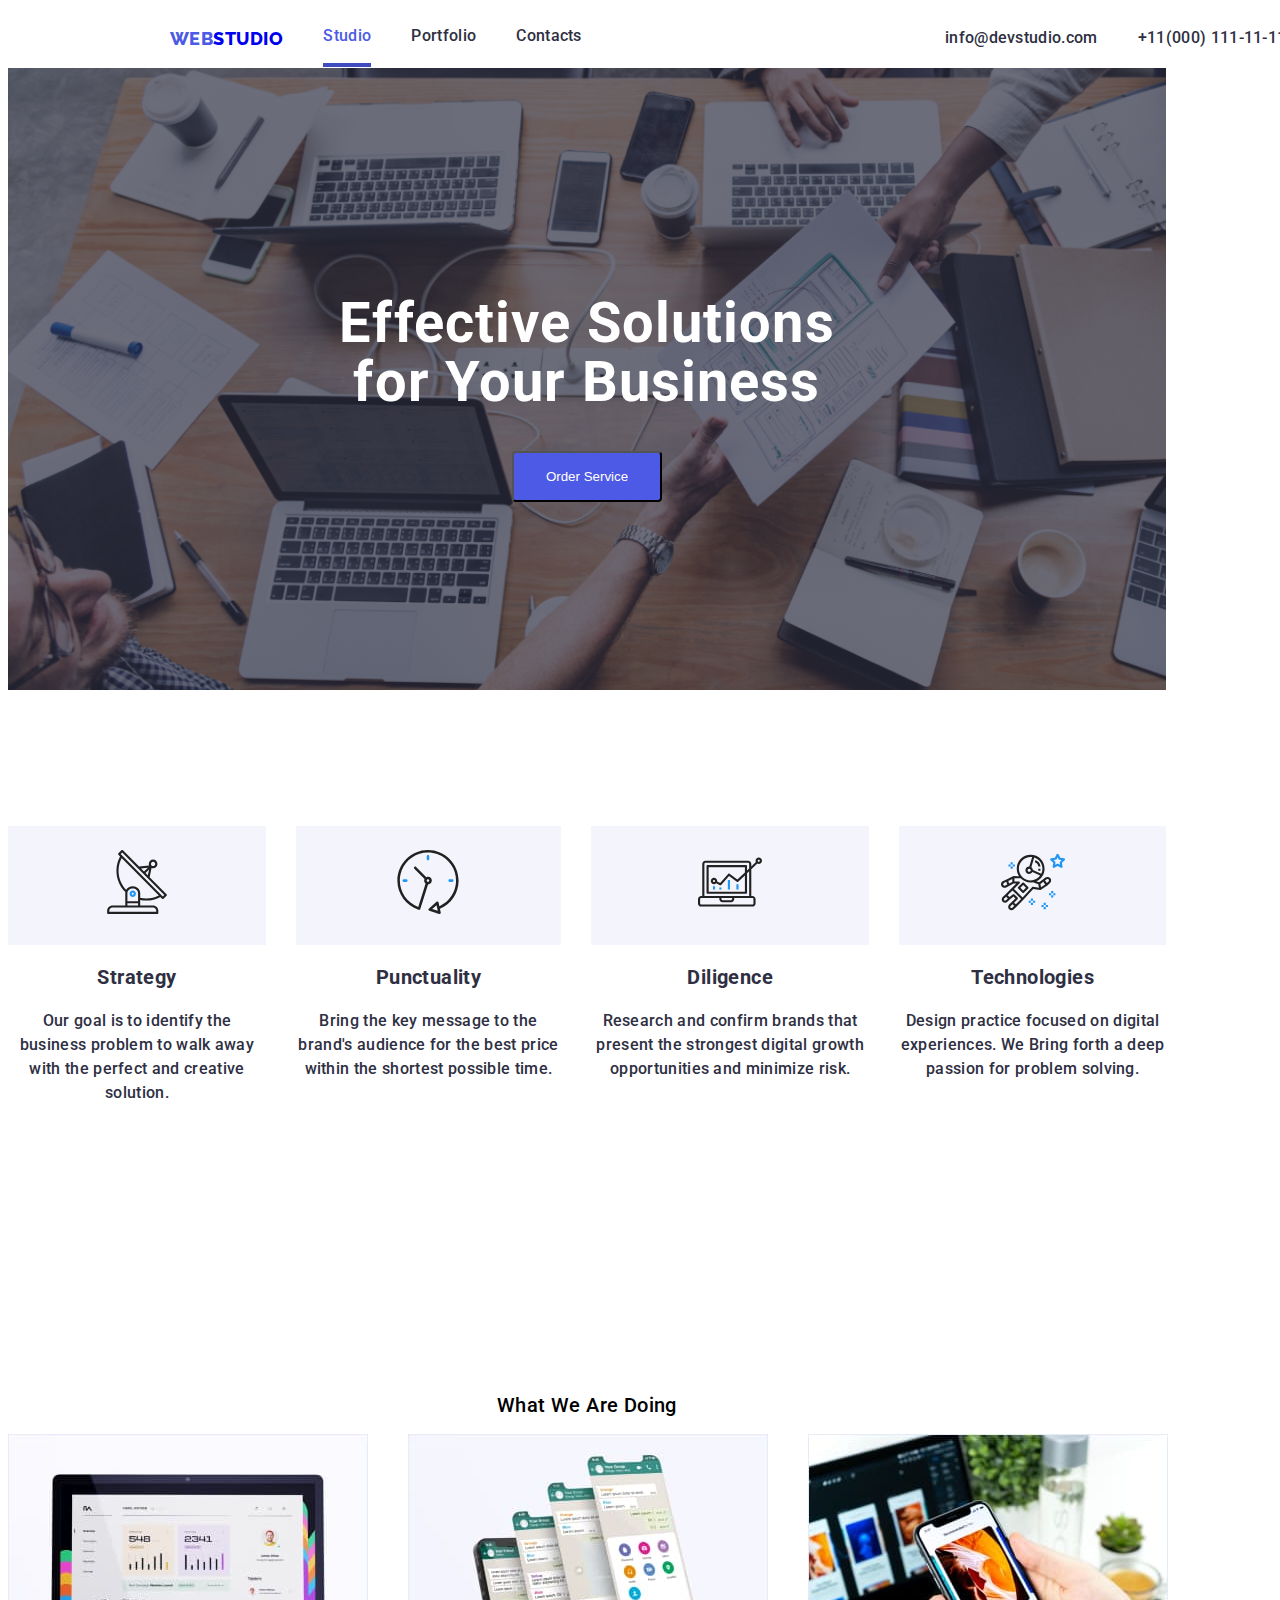
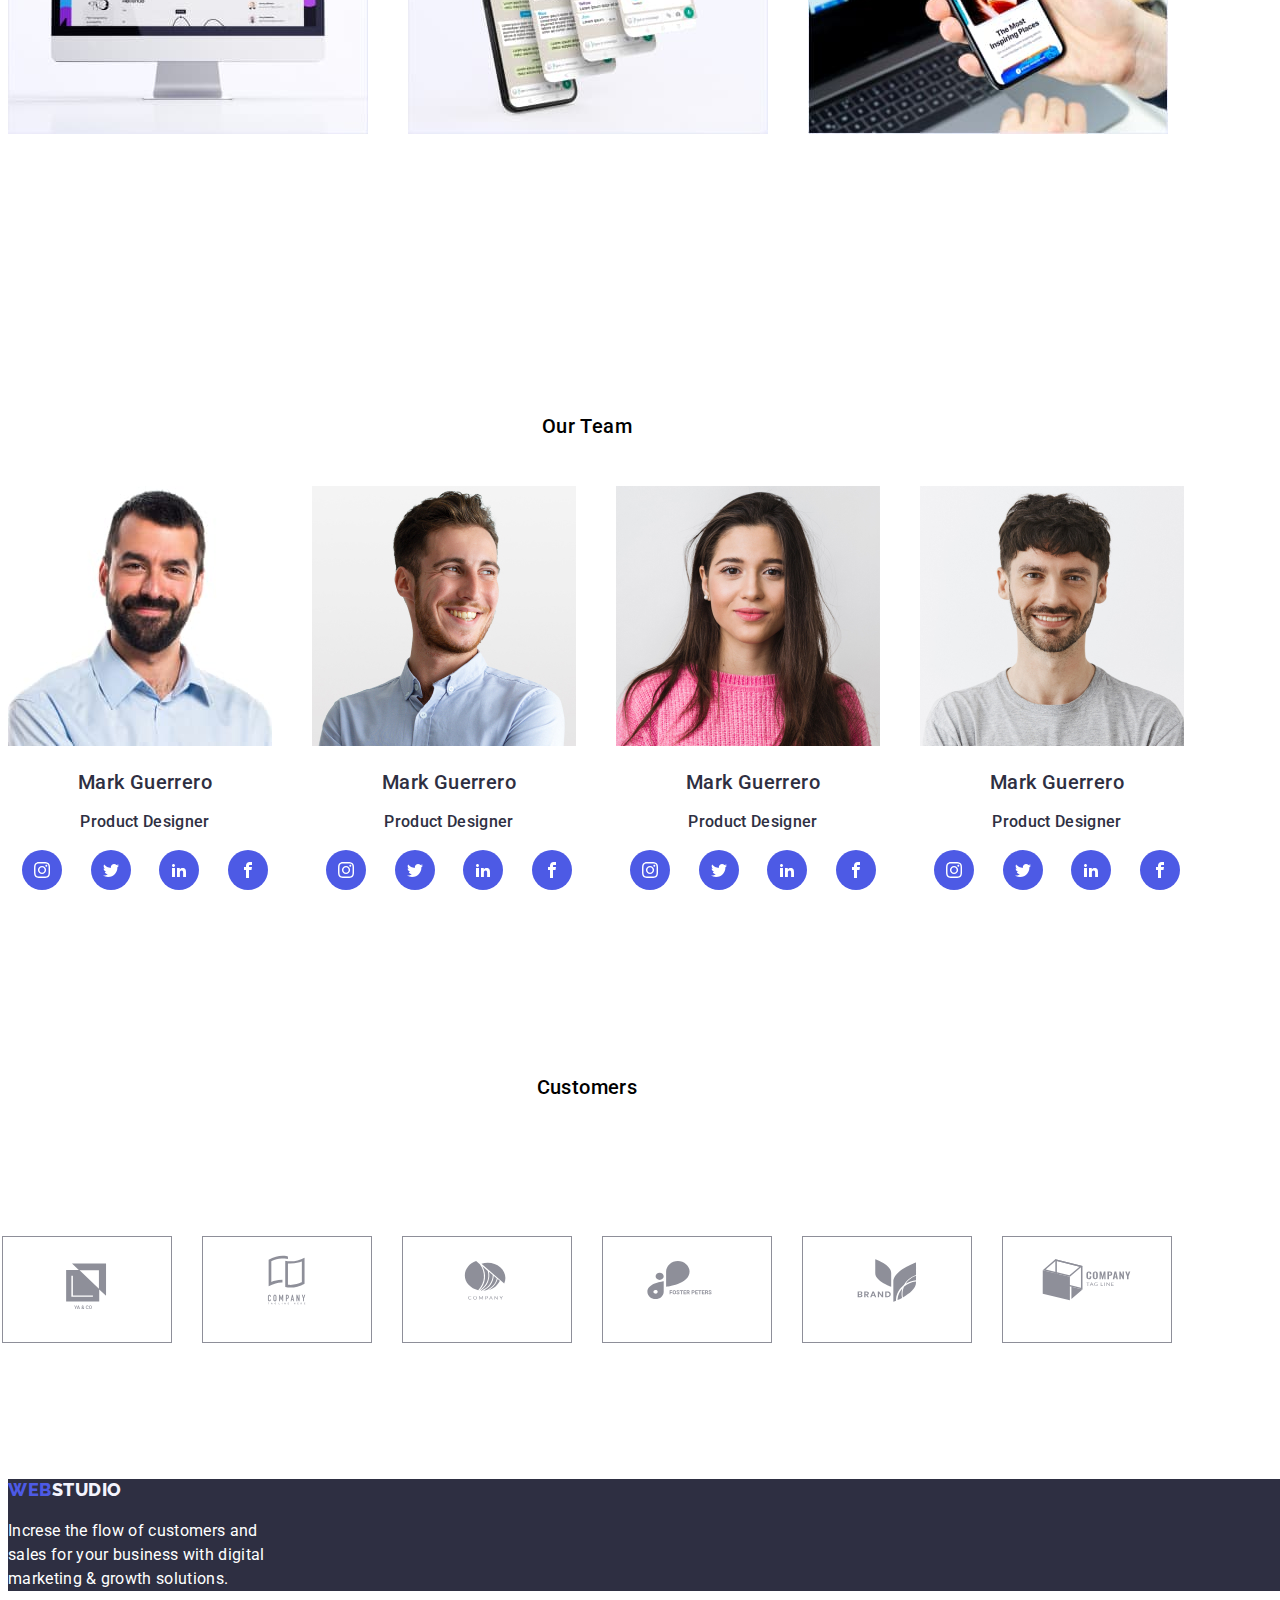
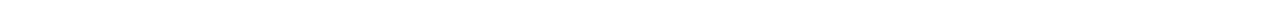
<file: index.html>
<!DOCTYPE html>
<html lang="en">
<head>
    <meta charset="UTF-8">
    <meta name="viewport" content="Homework 5">
    <title>Homework 5</title>
    <link rel="preconnect" href="https://fonts.googleapis.com">
    <link rel="preconnect" href="https://fonts.gstatic.com" crossorigin>
    <link href="https://fonts.googleapis.com/css2?family=Roboto:wght@400;500;700;900&display=swap" rel="stylesheet"> 
    <link rel="preconnect" href="https://fonts.googleapis.com">
    <link rel="preconnect" href="https://fonts.gstatic.com" crossorigin>
<link href="https://fonts.googleapis.com/css2?family=Raleway:wght@800&family=Roboto:wght@400;500;700;900&display=swap" rel="stylesheet">

<link rel="stylesheet" href="css/styles.css"/>
</head>
<body>
    <header class="main-header container"> 
    <div class="disflex">
    
        <!--LOGO-->
        <a href="#" class="logo"><span>WEB</span>STUDIO</a>
   
    <nav>
        <ul class="list">
            <li style="color: #4D5AE5;"> <a href="index.html"  class="nav-link active">Studio</a></li>
            <li> <a href="portfolio.html" class="nav-link">Portfolio</a></li>
            <li> <a href="" class="nav-link">Contacts</a></li>
        </ul>
    </nav>
</div> 
        <ul class="s-list">
            <li> <a href="" class="nav-link">info@devstudio.com</a></li>
            <li> <a href="" class="nav-link">+11(000) 111-11-11</a></li>
        </ul>   
    </header>
    <section class="hero">
    <h1 class="hero-name"> Effective Solutions <br> 
        for Your Business </h1>
    <button type="button" class="order-btn" data-modal-open>Order Service</button>
    <div class="backdrop is-hidden" data-modal>
        <div class="modal">
            <button type="button" class="modal-close-btn" data-modal-close>&times;</button>
            <!-- <svg width="18" height="18">
                <use href="./images/icons.svg#close"> </use> 
            </svg> -->
        </div>
    </div>
    </section>
    <section class="about section"> 
             <ul class="list">
           
                <li>
                     <div class="top-icon">
<svg  width="64" height="64">
    <use href="./images/icons.svg#antenna-1"></use>
</svg>
                </div>
                    <h3>Strategy </h3>
                    <p>Our goal is to identify the business problem to walk away with the perfect and creative solution.</p>
                </li>
                <li>
                    <div class="top-icon">
                        <svg  width="64" height="64">
                            <use href="./images/icons.svg#clock-1"></use>
                        </svg>
                                        </div>
                    <h3>Punctuality</h3>
                    <p> Bring the key message to the brand's audience for the best price within the shortest possible time.</p>
                </li>
                
                <li>
                    <div class="top-icon">
                        <svg  width="64" height="64">
                            <use href="./images/icons.svg#diagram-1"></use>
                        </svg>
                                        </div>
                    <h3>Diligence </h3>
                    <p>Research and confirm brands that present  the strongest  digital growth  opportunities  and minimize risk.</p>
                </li>
                <li>
                    <div class="top-icon">
                        <svg  width="64" height="64">
                            <use href="./images/icons.svg#astronaut-1"></use>
                        </svg>
                                        </div>
                    <h3>Technologies</h3>
                    <p>Design practice  focused on digital experiences. We Bring  forth  a deep passion  for problem solving.</p>
                </li>
              
               </section>
    
             </ul>
<section class="what section"> 
<h2>What we are doing</h2>
<ul class="list">
    <li><img src="images/pc.jpg" alt="personnal computer"/> </li>
    <li><img src="images/img.jpg" alt="reflection of four cp screen"/> </li>
    <li><img src="images/cp.jpg" alt="cellular phone"/> </li>
</ul>
</section>         
<section class="our section">               
<h2>Our Team</h2>
<ul class="list">
    <li>
        <div class="team-caption">
        <img src="images/team-card.jpg" alt="photo of mark guerrero"/> <br>
        <h2>   Mark Guerrero </h2> 
        <p class="description"> Product Designer</p>
   <div class="team-socials">
    <a class="team-soci"> <svg width="16" height="16" > <use xlink:href="./images/icons.svg#instagram-2"> </use>
    </svg> </a>
    <a class="team-soci" > <svg width="16" height="16" > <use xlink:href="./images/icons.svg#twitter"> </use>
    </svg> </a>
    <a class="team-soci"> <svg width="16" height="16" > <use xlink:href="./images/icons.svg#linkedin2"> </use>
    </svg> </a>
    <a class="team-soci"> <svg width="16" height="16" > <use xlink:href="./images/icons.svg#facebook"> </use>
    </svg> </a>
 </div> 
</div>
</li>

    <li>
        <div class="team-caption"><img src="images/team-card-2.jpg" alt="photo of tom ford"/>
        <h2>   Mark Guerrero </h2> 
        <p class="description"> Product Designer</p>
   <div class="team-socials">
    <a class="team-soci"> <svg width="16" height="16" > <use xlink:href="./images/icons.svg#instagram-2"> </use>
    </svg> </a>
    <a class="team-soci" > <svg width="16" height="16" > <use xlink:href="./images/icons.svg#twitter"> </use>
    </svg> </a>
    <a class="team-soci"> <svg width="16" height="16" > <use xlink:href="./images/icons.svg#linkedin2"> </use>
    </svg> </a>
    <a class="team-soci"> <svg width="16" height="16" > <use xlink:href="./images/icons.svg#facebook"> </use>
    </svg> </a>
 </div> 
</div> </li>
    <li>
        <div class="team-caption"><img src="images/team-card-3.jpg" alt="photo of camila garcia"/> 
        <h2>   Mark Guerrero </h2> 
        <p class="description"> Product Designer</p>
   <div class="team-socials">
    <a class="team-soci"> <svg width="16" height="16" > <use xlink:href="./images/icons.svg#instagram-2"> </use>
    </svg> </a>
    <a class="team-soci" > <svg width="16" height="16" > <use xlink:href="./images/icons.svg#twitter"> </use>
    </svg> </a>
    <a class="team-soci"> <svg width="16" height="16" > <use xlink:href="./images/icons.svg#linkedin2"> </use>
    </svg> </a>
    <a class="team-soci"> <svg width="16" height="16" > <use xlink:href="./images/icons.svg#facebook"> </use>
    </svg> </a>
 </div> 
</div></li>
    <li>
        <div class="team-caption"><img src="images/team-card-4.jpg" alt="photo of daniel wilson"/> 
        <h2>   Mark Guerrero </h2> 
        <p class="description"> Product Designer</p>
   <div class="team-socials">
    <a class="team-soci"> <svg width="16" height="16" > <use xlink:href="./images/icons.svg#instagram-2"> </use>
    </svg> </a>
    <a class="team-soci" > <svg width="16" height="16" > <use xlink:href="./images/icons.svg#twitter"> </use>
    </svg> </a>
    <a class="team-soci"> <svg width="16" height="16" > <use xlink:href="./images/icons.svg#linkedin2"> </use>
    </svg> </a>
    <a class="team-soci"> <svg width="16" height="16" > <use xlink:href="./images/icons.svg#facebook"> </use>
    </svg> </a>
 </div> 
</div></li>
</ul>
</section>
</ul>
<section class="customers">
    <h2 class="section-title"> Customers</h2> 
    <ul class="list">
        <li class="b-icon">
<a href="3">
    <svg width="104" height="66">
        <use href="./images/icons.svg#Logo-6"></use>
    </svg>
</a>
        </li>
        <li class="b-icon">
            <a href="#">
                <svg width="104" height="56">
                    <use href="./images/icons.svg#Logo-4"></use>
                </svg>
            </a>
                    </li>
                    <li class="b-icon">
                        <a href="">
                            <svg width="104" height="56">
                                <use href="./images/icons.svg#Logo-5"></use>
                            </svg>
                        </a>
                                </li>
                                <li class="b-icon">
                                    <a href="">
                                        <svg width="104" height="56">
                                            <use href="./images/icons.svg#Logo-2"></use>
                                        </svg>
                                    </a>
                                            </li>
                                            <li class="b-icon">
                                                <a href="">
                                                    <svg width="104" height="56">
                                                        <use href="./images/icons.svg#Logo"></use>
                                                    </svg>
                                                </a>
                                                        </li>
                                                        <li class="b-icon">
                                                            <a href="">
                                                                <svg width="104" height="56">
                                                                    <use href="./images/icons.svg#Logo-1"></use>
                                                                </svg>
                                                            </a>
                                                                    </li>
    </ul>
</section>
<footer class="bg-dark">
    <a href="#" class="logo"><span>WEB</span>STUDIO</a>
    <p> Increse the flow of customers and <br>  sales  for your business with digital <br> marketing  & growth solutions.</p>
</footer>
<script type="text/javascript" src="./js/modal.js"></script>
    </body>
    </html>
</file>
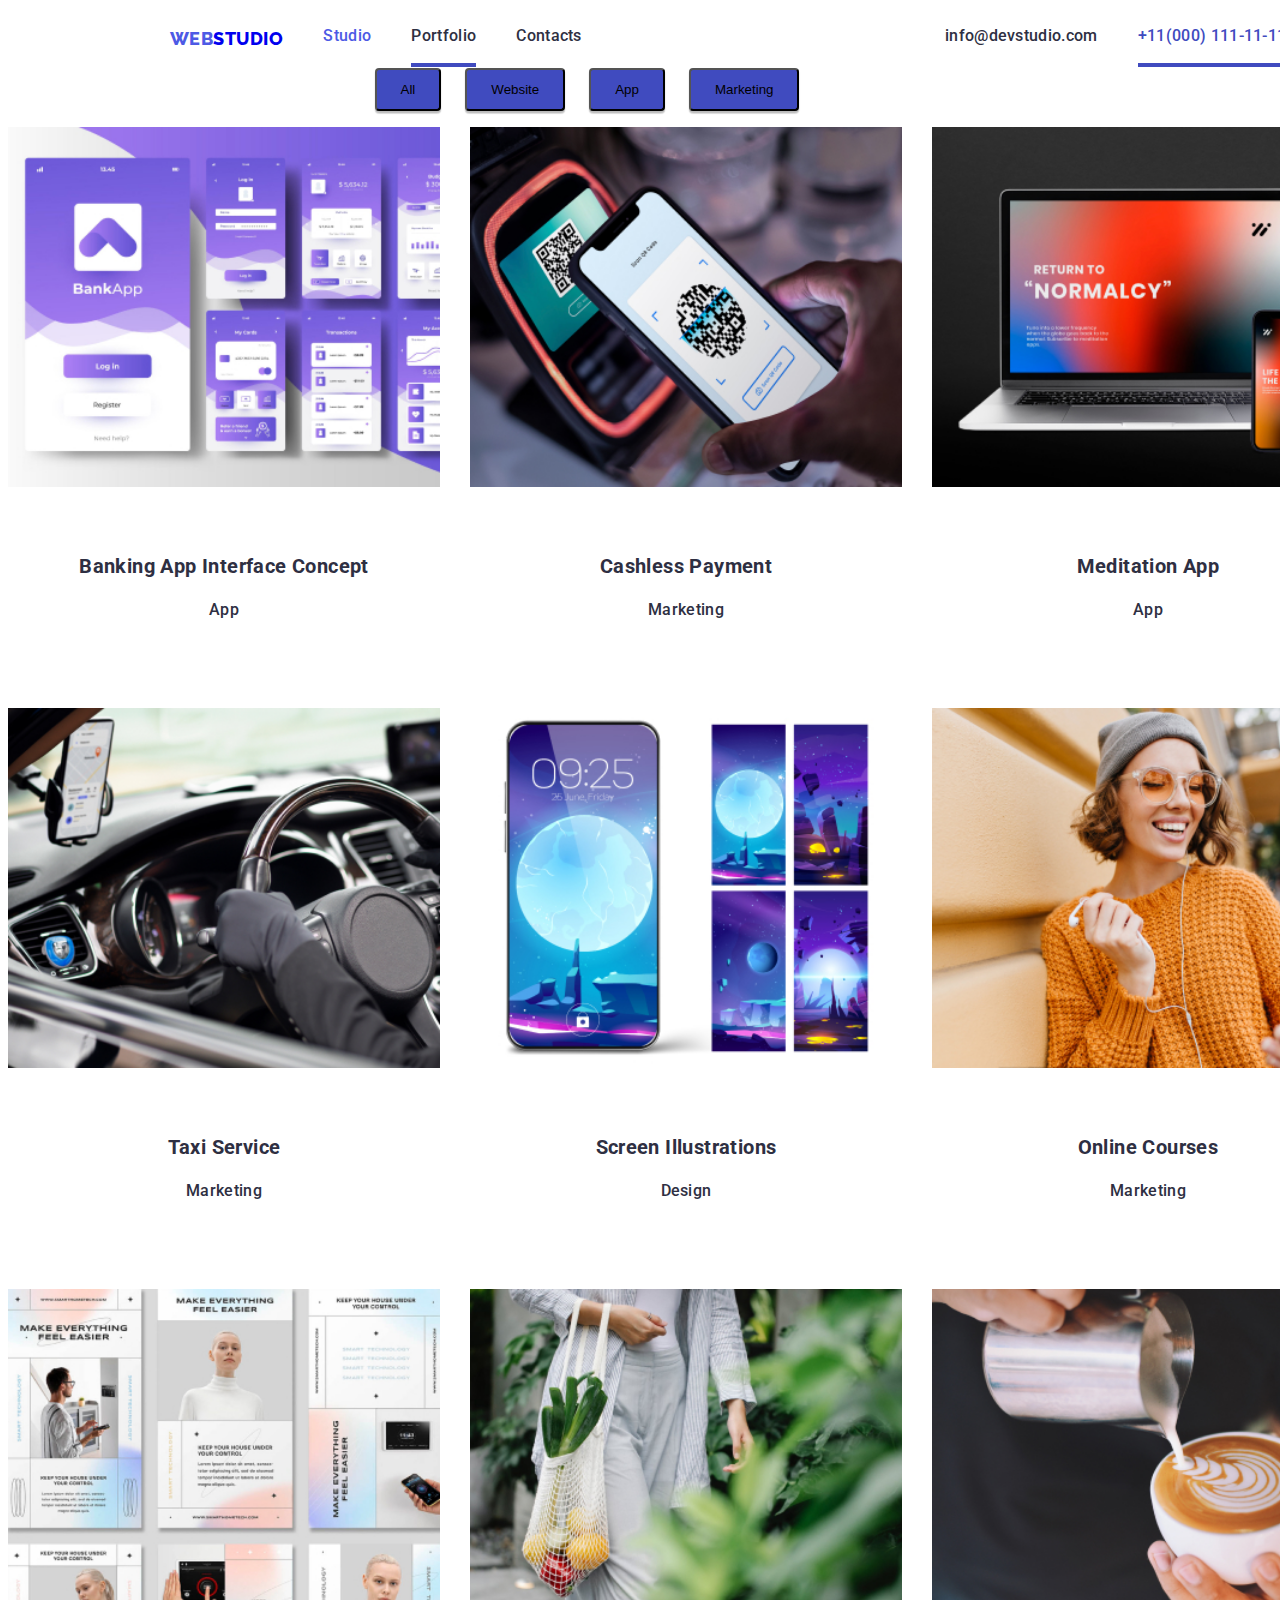
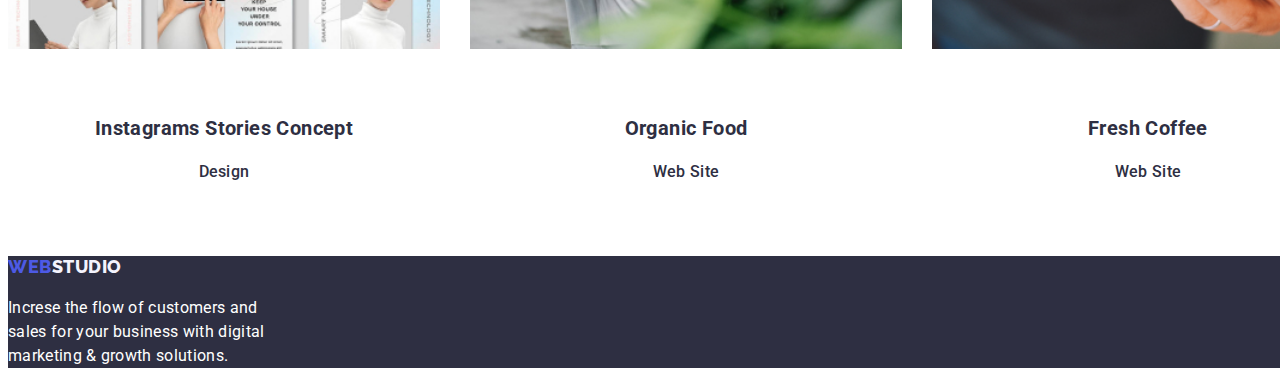
<file: portfolio.html>
<!DOCTYPE html>
<html lang="en">
<head>
    <meta charset="UTF-8">
    <meta name="viewport" content="Barbershop">
    <title>Barbershop</title>
    <link rel="preconnect" href="https://fonts.googleapis.com">
    <link rel="preconnect" href="https://fonts.gstatic.com" crossorigin>
    <link href="https://fonts.googleapis.com/css2?family=Roboto:wght@400;500;700;900&display=swap" rel="stylesheet"> 
    <link rel="preconnect" href="https://fonts.googleapis.com">
    <link rel="preconnect" href="https://fonts.gstatic.com" crossorigin>
<link href="https://fonts.googleapis.com/css2?family=Raleway:wght@800&family=Roboto:wght@400;500;700;900&display=swap" rel="stylesheet">

<link rel="stylesheet" href="css/styles.css"/>
</head>
<body>
    <header class="main-header container"> 
    <div class="disflex">
        <!--LOGO-->
        <a href="#" class="logo"><span>WEB</span>STUDIO</a>
   
    <nav>
        <ul class="list">
            <li style="color: #4D5AE5;"> <a href="index.html" class="nav-link">Studio</a></li>
            <li> <a href="portfolio.html" class="nav-link active">Portfolio</a></li>
            <li> <a href="" class="nav-link">Contacts</a></li>
        </ul>
    </nav>
</div> 
        <ul class="s-list">
            <li> <a href="" class="nav-link">info@devstudio.com</a></li>
            <li> <a href="" class="nav-link active">+11(000) 111-11-11</a></li>
        </ul>   
    </header>

<main>
    <section class="projects">
<div class="button-top">
    <button class="port-btn">All</button>
    <button class="port-btn">Website</button>
    <button class="port-btn">App</button>
    <button class="port-btn">Marketing</button>
</div>
<div class="container">
    <ul class="list">
        <li class="picture">
            <div class="picture-pic">
            <img src="./images/image.jpg" alt="banking app">
            <div class="picture-pic-caption">
            <p>
                Lorem ipsum dolor sit amet, consectetur adipisicing elit. Facilis architecto quo et rerum doloremque perferendis sit, iste nostrum dolorum quisquam reiciendis unde nesciunt aperiam ad eos. Fugit sequi aliquid nemo.
            </p>
            </div>
            </div>
            <div class="project-cap">
                <h3>Banking App Interface Concept</h3>
                <p>App</p>
            </div>
        </li>
        <li class="picture">
            <div class="picture-pic">
                <img src="./images/img (1).jpg" alt="qr">
                <div class="picture-pic-caption">
                    <p>
                        Lorem ipsum dolor sit amet, consectetur adipisicing elit. Facilis architecto quo et rerum doloremque perferendis sit, iste nostrum dolorum quisquam reiciendis unde nesciunt aperiam ad eos. Fugit sequi aliquid nemo.
                    </p>
                </div>
            </div>
            <div class="project-cap">
                <h3>Cashless Payment</h3>
                <p>Marketing</p>
            </div>
        </li>
        <li class="picture">
            <div class="picture-pic">
                <img src="./images/img (2).jpg" alt="return to normalcy">
                <div class="picture-pic-caption">
                    <p>
                        Lorem ipsum dolor sit amet, consectetur adipisicing elit. Facilis architecto quo et rerum doloremque perferendis sit, iste nostrum dolorum quisquam reiciendis unde nesciunt aperiam ad eos. Fugit sequi aliquid nemo.
                    </p>
                </div>
            </div>
            <div class="project-cap">
                <h3>Meditation App</h3>
                <p>App</p>
            </div>
        </li>
        <li class="picture">
            <div class="picture-pic">
                <img src="./images/img(3).jpg" alt="banking app">
                <div class="picture-pic-caption">
                    <p>
                        Lorem ipsum dolor sit amet, consectetur adipisicing elit. Facilis architecto quo et rerum doloremque perferendis sit, iste nostrum dolorum quisquam reiciendis unde nesciunt aperiam ad eos. Fugit sequi aliquid nemo.
                    </p>
                </div>
            </div>
            <div class="project-cap">
                <h3>Taxi Service</h3>
                <p>Marketing</p>
            </div>
        </li>
        <li class="picture">
            <div class="picture-pic">
            <img src="./images/img (4).jpg" alt="qr">
            <div class="picture-pic-caption">
                <p>
                    Lorem ipsum dolor sit amet, consectetur adipisicing elit. Facilis architecto quo et rerum doloremque perferendis sit, iste nostrum dolorum quisquam reiciendis unde nesciunt aperiam ad eos. Fugit sequi aliquid nemo.
                </p>
            </div>
        </div>
            <div class="project-cap">
                <h3>Screen Illustrations</h3>
                <p>Design</p>
            </div>
        </li>
        <li class="picture">
            <div class="picture-pic">
                <img src="./images/img (5).jpg" alt="return to normalcy">
<div class="picture-pic-caption">
    <p>
        Lorem ipsum dolor sit amet, consectetur adipisicing elit. Facilis architecto quo et rerum doloremque perferendis sit, iste nostrum dolorum quisquam reiciendis unde nesciunt aperiam ad eos. Fugit sequi aliquid nemo.
    </p>
</div>
            </div>
            <div class="project-cap">
                <h3>Online Courses</h3>
                <p>Marketing</p>
            </div>
        </li>
        <li class="picture">
            <div class="picture-pic">
            <img src="./images/img(6).jpg" alt="banking app">
            <div class="picture-pic-caption">
                <p>
                    Lorem ipsum dolor sit amet, consectetur adipisicing elit. Facilis architecto quo et rerum doloremque perferendis sit, iste nostrum dolorum quisquam reiciendis unde nesciunt aperiam ad eos. Fugit sequi aliquid nemo.
                </p>
            </div>
        </div>
            <div class="project-cap">
                <h3>Instagrams Stories Concept</h3>
                <p>Design</p>
            </div>
        </li>
        <li class="picture">
            <div class="picture-pic">
                <img src="./images/img (7).jpg" alt="qr">
                <div class="picture-pic-caption">
                    <p>
                        Lorem ipsum dolor sit amet, consectetur adipisicing elit. Facilis architecto quo et rerum doloremque perferendis sit, iste nostrum dolorum quisquam reiciendis unde nesciunt aperiam ad eos. Fugit sequi aliquid nemo.
                    </p>
                </div>
            </div>
            
            <div class="project-cap">
                <h3>Organic Food</h3>
                <p>Web Site</p>
            </div>
        </li>
        <li class="picture">
            <div class="picture-pic"> 
            <img src="./images/img (8).jpg" alt="return to normalcy">
            <div class="picture-pic-caption">
                <p>
                    Lorem ipsum dolor sit amet, consectetur adipisicing elit. Facilis architecto quo et rerum doloremque perferendis sit, iste nostrum dolorum quisquam reiciendis unde nesciunt aperiam ad eos. Fugit sequi aliquid nemo.
                </p>
            </div>
        </div>
            <div class="project-cap">
                <h3>Fresh Coffee </h3>
                <p>Web Site</p>
            </div>
        </li>
            </div>
        </li>
    </ul>
</div>
    </section>
</main>

    <footer class="bg-dark">
        <a href="#" class="logo"><span>WEB</span>STUDIO</a>
        <p> Increse the flow of customers and <br>  sales  for your business with digital <br> marketing  & growth solutions.</p>
    </footer>
        </body>
        </html>
</file>
<file: css/styles.css>
:root{
    --IRIS: #4D5AE5;
    --WHITE: #FFFFFF;
    --CLOUD: #F4F4FD;
    --CORNFLOWER: #E7E9FC;
    --NAVY: #2E2F42;
    --SLATE:#434455;
    --OCEAN: #404BBF;
}
body{
font-family: Roboto;
font-size: 16px;
font-style: normal;
font-weight: 400;
line-height: 24px; /* 150% */
letter-spacing: 0.32px;
max-width: 1158px;
    
}
.logo{
text-decoration: none;
font-family: "raleway",sans-serif  ;
font-size: 18px;
font-weight: 800;
line-height: 21px;
letter-spacing: 0.54px;
text-transform: uppercase;
}
.logo span {
    color: var(--IRIS);  
}
nav .logo{
    color: var(--NAVY);
    display: flex;
    align-items: center;
    justify-content: center;
    gap: 40px;
    
}
footer .logo{
    color: var(--CLOUD);
    width: 1158px;
}
.nav-link{
    font-weight: 500;
    line-height: 1.5;
    letter-spacing: 0.32;
    color: var(--NAVY);
    text-decoration: none;  
}
.active{
    color:var(--OCEAN);
}
.active::after{
    content:"";
    display:block;
    height: 4px;
    width:100%;
    background-color: var(--OCEAN);
    position:relative;
    top:15px;

}
.nav-link:hover, .nav-link:focus{
    color: var(--IRIS);
}
.label-menu{
    display:flex;
    text-align: center;
}
.hero {
   background:linear-gradient(rgba(46, 47, 66, 0.7), rgba(46, 47, 66, 0.7)),url("../images/people-office.jpg") ;
   background-size: cover;
   background-repeat: no-repeat;
    color: var(--WHITE);
    width: 1158px;
    padding-top: 188px;
    padding-bottom: 188px;
    text-align: center;
    max-width: 1158px;
    
    }
.hero-name{
    text-align: center;
    font-size: 56px;
    font-weight: 700;
    line-height: 107.143%;
    letter-spacing: 1.12px;
}
.order-btn{
background-color: var(--IRIS);
color: var(--WHITE, #FFF);
text-align: center; 
border-radius: 4px;
padding: 16px 32px;
}
.backdrop {
  background-color: rgba(0,0,0,0.4);
  position: fixed;
  top:0;
  left: 0;
  width: 100%;
  height: 100%;
  display: flex;
  align-items: center;
  justify-content: center;
  transition: opacity 250ms cubic-bezier(0.4,0,0.2,1);
}
.modal{
    width: 408px;
    height: 584px;
    background-color: white;
    border-radius: 4px;
    padding: 24px;
}
.is-hidden{
pointer-events: none;
opacity: 0;
}
.modal-close-btn{
    border-radius: 100%;
    border:1px solid rgba(0,0,0,0.1);
    background-color: white;
    width: 30px;
    height: 30px;
    color: var(--OCEAN);
    margin-left: auto;
    display: block;
    transition: fill 250ms cubic-bezier(0.4,0,0.2,1), border cubic-bezier(0.4,0,0.2,1);
    cursor: pointer;
    display:flex;
    align-items: center;
    justify-content: center; 

}
.modal-close-btn:hover{
    fill:currentColor;border:1px solid currentColor; 

}

h3{
    font-size: 20px;
    line-height: 120%;
    letter-spacing: 0.4px;
}
h2 {
    font-size: 36px;
    font-weight: 700;
    line-height: 111.111%;
    text-transform: capitalize;
    text-align: center;
}
ul.list {
    list-style: none;
    text-decoration: none;
    padding-left: 0px;
    color: var(--NAVY);
    font: size 16px;
    font-weight: 500;
    line-height: 150%;
    letter-spacing: 0.32px;
    display:flex;
    text-align: center;
    
}

div ul.list li a{
    color: var(--navy);
    list-style: none;
    text-decoration: none;
    padding-left: 0px;
    justify-content:space-around;
}

.bg-dark{
    text-align: left;
    background-color: var(--NAVY);
    color: var(--WHITE);
    width: 1370px;
    
}
.container{
    width: 1440px;
}
    

header .main-header{
    display: flex;
    justify-content: space-around;
    padding-right: 40px;
}
header .style-flex{
    justify-content: space-around;
    text-align: center;
    padding-left: 40px;
    padding-right: 40px;
}

.disflex{
    display:flex;
    align-items: center;
    text-decoration: none;
    gap: 40px;
   
}
.main-header{
    display:flex;
    align-items: center;
    justify-content: space-around;
}
header .list{
    gap: 40px;
}
.section{
    padding-top:120px;
    padding-bottom:120px;
    width: 1158px;
    font-size: 36;
    
}
img{
    padding-right: 10px;
}
.s-list{
    display: flex;
    list-style: none;
    justify-content: space-around;
    gap: 40px;
    }
    .list{
        gap:30px;
        
    }
h2 {
font-family: Roboto;
font-size: 20px;
font-style: normal;
font-weight: 500;
line-height: 24px; /* 120% */
letter-spacing: 0.4px;
}
.description{
    text-align: center;
}
/** Styling of icon**/
.top-icon{
    padding: 24px 0px;
    text-align: center;
    background-color: var(--CLOUD);
}
.team ul .list{
    text-align: center;
    
}
.team-socials{
    display: flex;
    justify-content: space-around;
}
.team-soci{
    background-color: var(--IRIS);
    height: 40px;
    width: 40px;
    border-radius: 50%;
    display:flex;
    align-items: center;
    justify-content: center;
}
.team-soci svg{
    fill:white;
}
.team-caption{
    background-color: var(--WHITE);
    padding: 32px 0;
}
.our section{
    background-color: var(--CLOUD);
}

.b-icon{
    border: 1px solid #8e8f99;
    padding:16px 32px;
}
.b-icon svg{
    fill:#8e8f99 ;
}
.b-icon:hover svg, 
.b-icon:focus svg{
    fill: var(--IRIS)
}
.b-icon:hover, 
.b-icon:focus{
    border-color:var(--IRIS)
}
.customers ul{
    justify-content: center;
    padding-top: 120px;
    padding-bottom: 120px;
}
/** portfolio styling**/
.projects{
    text-align: center;
}
.projects ul{
    width: 100%;
    flex-wrap: wrap;
}
.projects li{
    width: 30%;
}
.projects li img{
    width: 100%;
}
.project-cap{
    padding: 40px 32px;
}
.picture-pic{
    position: relative;
    overflow: hidden;
}
.picture:hover .picture-pic-caption{
    opacity:1;
    transform: translateY(0%);
}
.picture-pic-caption{
    position: absolute;
    background-color: rgba(77,99,229,1);
    color:white;
    width: 100%;
    height:100%;
    top:0;
    left:0;
    opacity:0;
    transform: translateY(100%);
    transition: transform 0.25s cubic-bezier(0.4,0,0.2,1);
}
.picture{
    overflow: hidden;
}
.picture-pic-caption p{
    padding:40px 32px;
}
/* button styling */
.port-btn{
align-items: center;
padding: 12px 24px; 
border-radius: 4px;
background-color: var(--OCEAN, #404BBF);
box-shadow: 0px 2px 2px 0px rgba(0, 0, 0, 0.12), 0px 2px 1px 0px rgba(0, 0, 0, 0.08), 0px 3px 1px 0px rgba(0, 0, 0, 0.10);
}

.button-top{
    display:flex;
    justify-content: center;
    gap: 24px;
   
}
</file>
